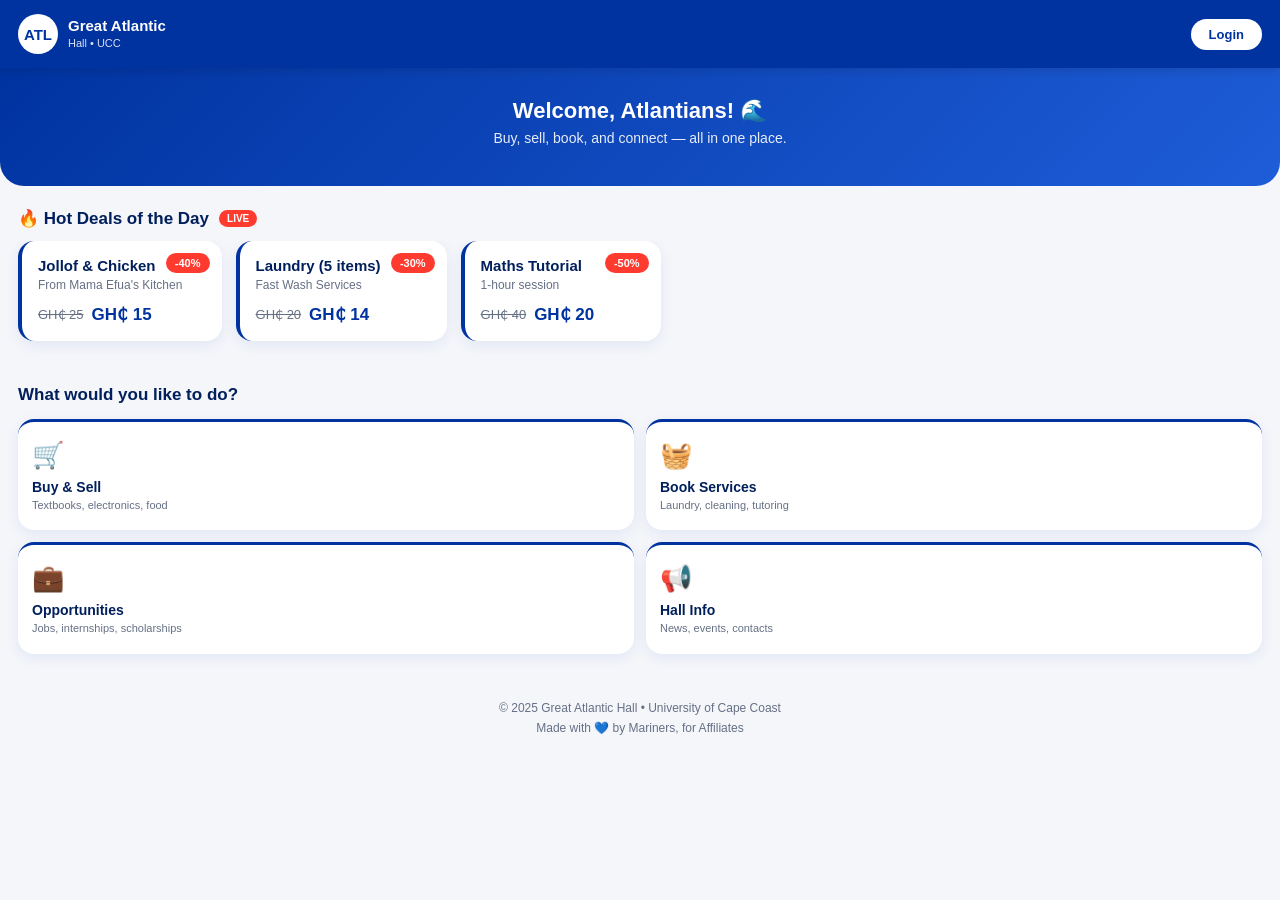
<file: index.html>
<!DOCTYPE html>
<html lang="en">
<head>
  <meta charset="UTF-8">
  <meta name="viewport" content="width=device-width, initial-scale=1.0">
  <title>Great Atlantic Hall | UCC</title>
  <link rel="stylesheet" href="style.css">
</head>
<body>

  <!-- HEADER -->
  <header class="header">
    <div class="logo">
      <div class="logo-circle">ATL</div>
      <div>
        <h1>Great Atlantic</h1>
        <span>Hall • UCC</span>
      </div>
    </div>
    <a href="login.html" class="login-btn">Login</a>
  </header>

  <!-- WELCOME -->
  <section class="hero">
    <h2>Welcome, Atlantians! 🌊</h2>
    <p>Buy, sell, book, and connect — all in one place.</p>
  </section>

  <!-- 🔥 HOT DEALS OF THE DAY -->
  <section class="deals-section">
    <div class="section-title">
      <h3>🔥 Hot Deals of the Day</h3>
      <span class="badge">LIVE</span>
    </div>

    <div class="deals-scroll">
      <div class="deal-card">
        <div class="deal-tag">-40%</div>
        <h4>Jollof & Chicken</h4>
        <p>From Mama Efua's Kitchen</p>
        <div class="price">
          <span class="old">GH₵ 25</span>
          <span class="new">GH₵ 15</span>
        </div>
      </div>

      <div class="deal-card">
        <div class="deal-tag">-30%</div>
        <h4>Laundry (5 items)</h4>
        <p>Fast Wash Services</p>
        <div class="price">
          <span class="old">GH₵ 20</span>
          <span class="new">GH₵ 14</span>
        </div>
      </div>

      <div class="deal-card">
        <div class="deal-tag">-50%</div>
        <h4>Maths Tutorial</h4>
        <p>1-hour session</p>
        <div class="price">
          <span class="old">GH₵ 40</span>
          <span class="new">GH₵ 20</span>
        </div>
      </div>
    </div>
  </section>

  <!-- MAIN FEATURES -->
  <section class="features">
    <h3 class="features-title">What would you like to do?</h3>

    <div class="feature-grid">
      <a href="marketplace.html" class="feature-card">
        <div class="icon">🛒</div>
        <h4>Buy & Sell</h4>
        <p>Textbooks, electronics, food</p>
      </a>

      <a href="services.html" class="feature-card">
        <div class="icon">🧺</div>
        <h4>Book Services</h4>
        <p>Laundry, cleaning, tutoring</p>
      </a>

      <a href="opportunities.html" class="feature-card">
        <div class="icon">💼</div>
        <h4>Opportunities</h4>
        <p>Jobs, internships, scholarships</p>
      </a>

      <a href="hall-info.html" class="feature-card">
        <div class="icon">📢</div>
        <h4>Hall Info</h4>
        <p>News, events, contacts</p>
      </a>
    </div>
  </section>

  <!-- FOOTER -->
  <footer class="footer">
    <p>© 2025 Great Atlantic Hall • University of Cape Coast</p>
    <p>Made with 💙 by Mariners, for Affiliates</p>
  </footer>

</body>
</html>
</file>
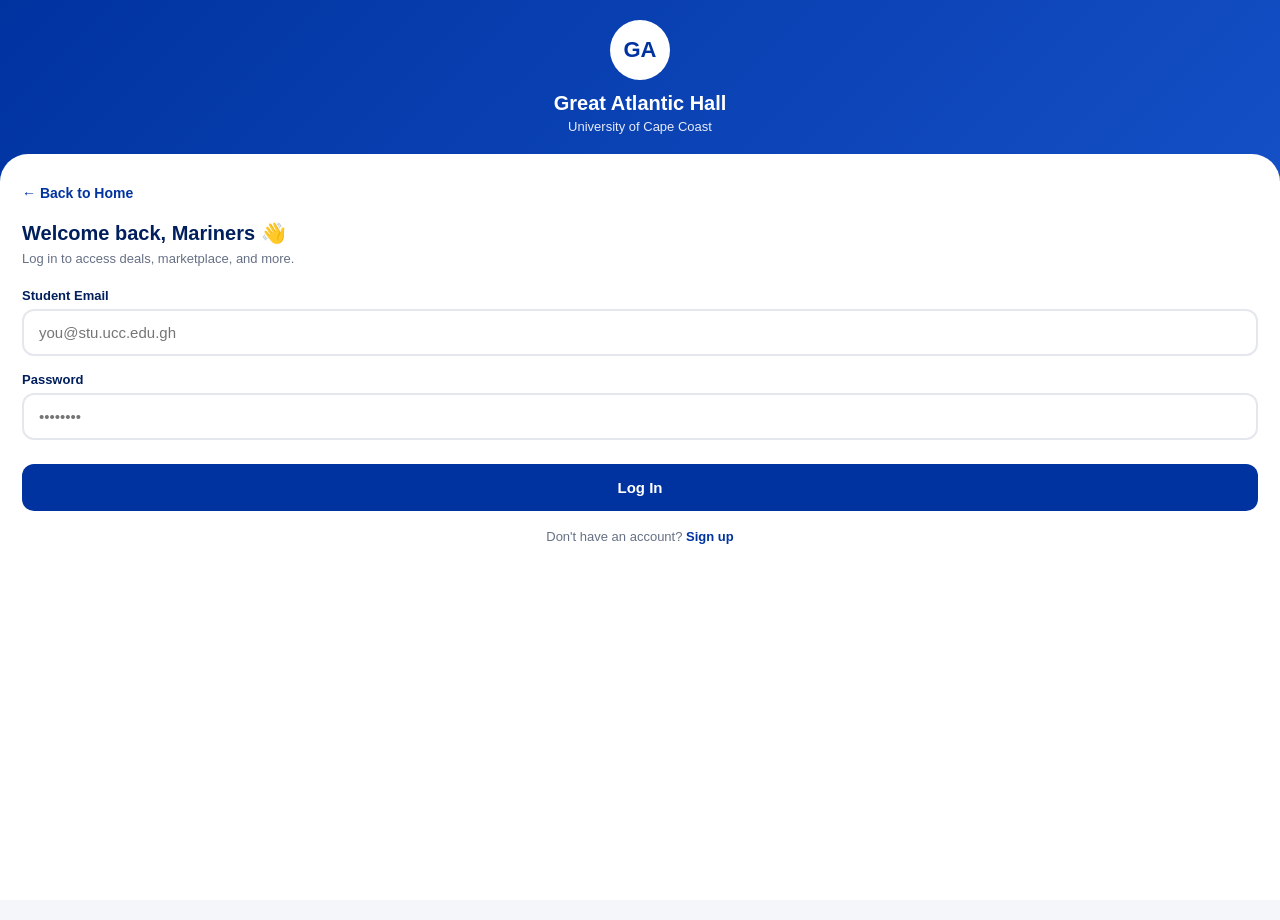
<file: login.html>
<!DOCTYPE html>
<html lang="en">
<head>
  <meta charset="UTF-8">
  <meta name="viewport" content="width=device-width, initial-scale=1.0">
  <title>Login | Great Atlantic Hall</title>
  <link rel="stylesheet" href="style.css">
  <style>
    .login-page {
      min-height: 100vh;
      display: flex;
      flex-direction: column;
      background: linear-gradient(135deg, var(--blue) 0%, var(--blue-light) 100%);
    }
    .login-header {
      padding: 20px;
      text-align: center;
      color: white;
    }
    .login-header .logo-circle {
      margin: 0 auto 12px;
      width: 60px;
      height: 60px;
      font-size: 22px;
    }
    .login-header h1 {
      font-size: 20px;
      margin-bottom: 4px;
    }
    .login-header p {
      font-size: 13px;
      opacity: 0.9;
    }
    .login-card {
      flex: 1;
      background: white;
      border-radius: 28px 28px 0 0;
      padding: 30px 22px;
      margin-top: auto;
    }
    .login-card h2 {
      font-size: 20px;
      color: var(--blue-dark);
      margin-bottom: 6px;
    }
    .login-card > p {
      font-size: 13px;
      color: var(--muted);
      margin-bottom: 22px;
    }
    .form-group {
      margin-bottom: 16px;
    }
    .form-group label {
      display: block;
      font-size: 13px;
      font-weight: 600;
      color: var(--blue-dark);
      margin-bottom: 6px;
    }
    .form-group input {
      width: 100%;
      padding: 13px 15px;
      border: 2px solid #e4e7ec;
      border-radius: 12px;
      font-size: 15px;
      transition: border 0.2s;
      outline: none;
    }
    .form-group input:focus {
      border-color: var(--blue);
    }
    .submit-btn {
      width: 100%;
      padding: 15px;
      background: var(--blue);
      color: white;
      border: none;
      border-radius: 12px;
      font-size: 15px;
      font-weight: 700;
      cursor: pointer;
      margin-top: 8px;
      transition: background 0.2s;
    }
    .submit-btn:active {
      background: var(--blue-dark);
    }
    .alt-link {
      text-align: center;
      margin-top: 18px;
      font-size: 13px;
      color: var(--muted);
    }
    .alt-link a {
      color: var(--blue);
      font-weight: 700;
      text-decoration: none;
    }
    .back-link {
      display: inline-block;
      margin-bottom: 20px;
      color: var(--blue);
      text-decoration: none;
      font-size: 14px;
      font-weight: 600;
    }
  </style>
</head>
<body>

  <div class="login-page">
    <div class="login-header">
      <div class="logo-circle">GA</div>
      <h1>Great Atlantic Hall</h1>
      <p>University of Cape Coast</p>
    </div>

    <div class="login-card">
      <a href="index.html" class="back-link">← Back to Home</a>

      <h2>Welcome back, Mariners 👋</h2>
      <p>Log in to access deals, marketplace, and more.</p>

      <form onsubmit="handleLogin(event)">
        <div class="form-group">
          <label>Student Email</label>
          <input type="email" placeholder="you@stu.ucc.edu.gh" required>
        </div>

        <div class="form-group">
          <label>Password</label>
          <input type="password" placeholder="••••••••" required>
        </div>

        <button type="submit" class="submit-btn">Log In</button>
      </form>

      <p class="alt-link">
        Don't have an account? <a href="#">Sign up</a>
      </p>
    </div>
  </div>

  <script>
    function handleLogin(e) {
      e.preventDefault();
      alert("Login feature coming soon! 🚧\n\nNext phase: we'll connect this to a real database.");
    }
  </script>

</body>
</html>
</file>
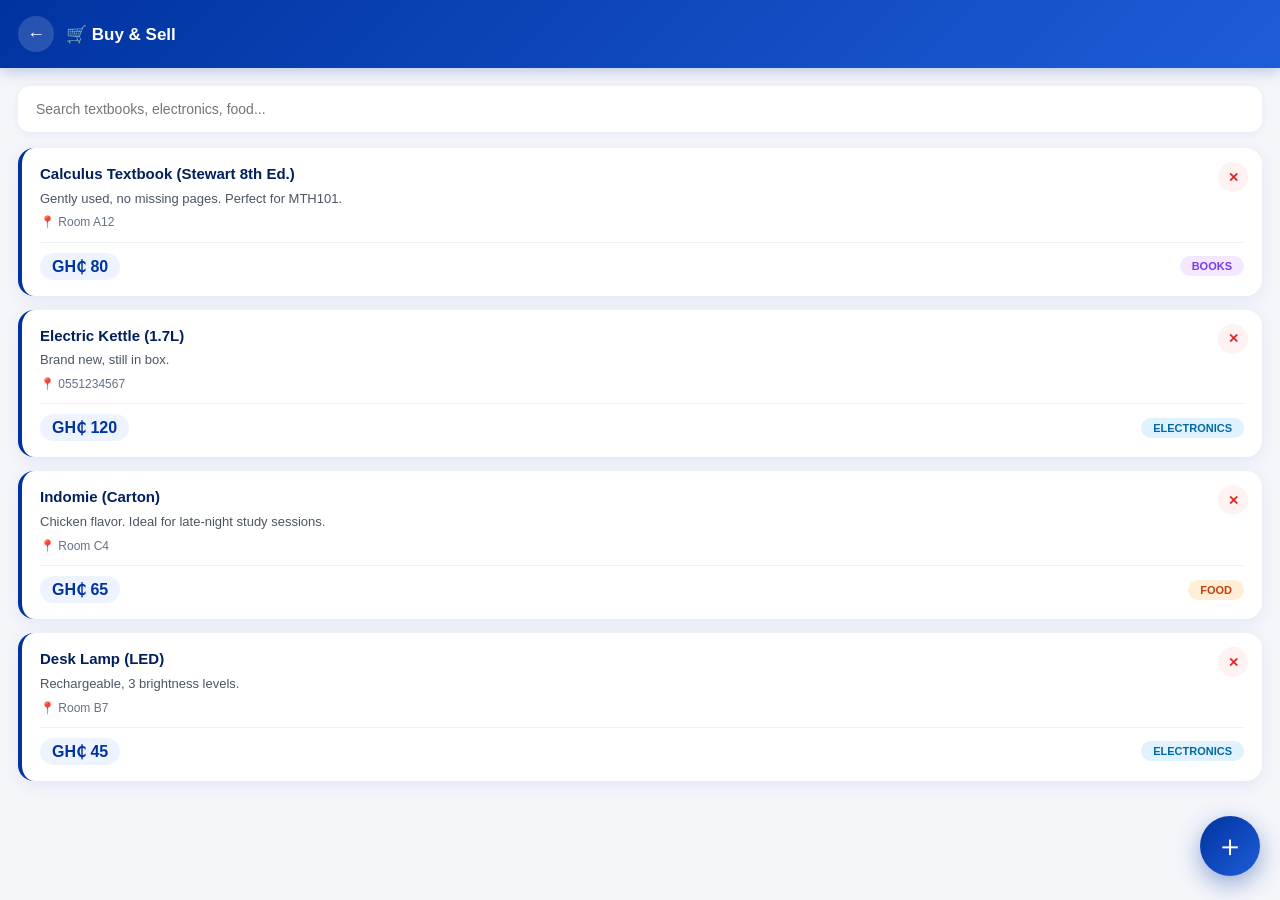
<file: marketplace.html>
<!DOCTYPE html>
<html lang="en">
<head>
  <meta charset="UTF-8">
  <meta name="viewport" content="width=device-width, initial-scale=1.0">
  <title>Buy & Sell | Great Atlantic Hall</title>
  <link rel="stylesheet" href="style.css">
</head>
<body>

  <header class="page-header">
    <a href="index.html">←</a>
    <h1>🛒 Buy & Sell</h1>
  </header>

  <main class="page-body">
    <input type="text" class="search-bar" id="searchBar" placeholder="Search textbooks, electronics, food...">
    <div id="listings"></div>
  </main>

  <button class="fab" onclick="openModal()">＋</button>

  <div class="modal-overlay" id="modal">
    <div class="modal">
      <h3>Post an Item for Sale</h3>

      <form onsubmit="addItem(event)">
        <div class="form-group">
          <label>Item name</label>
          <input type="text" id="itemName" required placeholder="e.g., Calculus Textbook">
        </div>

        <div class="form-group">
          <label>Description</label>
          <textarea id="itemDesc" rows="2" required placeholder="Condition, details..."></textarea>
        </div>

        <div class="form-group">
          <label>Price (GH₵)</label>
          <input type="number" id="itemPrice" required min="0" placeholder="e.g., 80">
        </div>

        <div class="form-group">
          <label>Category</label>
          <select id="itemCategory">
            <option>Books</option>
            <option>Electronics</option>
            <option>Food</option>
            <option>Furniture</option>
            <option>Clothing</option>
            <option>Other</option>
          </select>
        </div>

        <div class="form-group">
          <label>Your contact (phone or room #)</label>
          <input type="text" id="itemContact" required placeholder="e.g., Room B12 / 0551234567">
        </div>

        <div class="modal-actions">
          <button type="button" class="btn-secondary" onclick="closeModal()">Cancel</button>
          <button type="submit" class="btn-primary">Post Item</button>
        </div>
      </form>
    </div>
  </div>

  <script>
    var DEFAULT_ITEMS = [
      { id: 1, name: "Calculus Textbook (Stewart 8th Ed.)", desc: "Gently used, no missing pages. Perfect for MTH101.", price: 80, category: "Books", contact: "Room A12" },
      { id: 2, name: "Electric Kettle (1.7L)", desc: "Brand new, still in box.", price: 120, category: "Electronics", contact: "0551234567" },
      { id: 3, name: "Indomie (Carton)", desc: "Chicken flavor. Ideal for late-night study sessions.", price: 65, category: "Food", contact: "Room C4" },
      { id: 4, name: "Desk Lamp (LED)", desc: "Rechargeable, 3 brightness levels.", price: 45, category: "Electronics", contact: "Room B7" }
    ];

    var items = DEFAULT_ITEMS;
    try {
      var saved = localStorage.getItem("ga_marketplace");
      if (saved) { items = JSON.parse(saved); }
    } catch (e) { items = DEFAULT_ITEMS; }

    function save() {
      try { localStorage.setItem("ga_marketplace", JSON.stringify(items)); } catch (e) {}
    }

    function escapeHtml(text) {
      var div = document.createElement("div");
      div.textContent = text;
      return div.innerHTML;
    }

    function render(filter) {
      filter = filter || "";
      var q = filter.toLowerCase();
      var container = document.getElementById("listings");

      var visible = items.filter(function(i) {
        return i.name.toLowerCase().indexOf(q) !== -1 ||
               i.desc.toLowerCase().indexOf(q) !== -1 ||
               i.category.toLowerCase().indexOf(q) !== -1;
      });

      if (visible.length === 0) {
        container.innerHTML = '<div class="empty-state">No items found. Tap ＋ to post one!</div>';
        return;
      }

      var html = "";
      for (var i = 0; i < visible.length; i++) {
        var item = visible[i];
        html += '<div class="list-item">';
        html += '<button class="delete-btn" onclick="deleteItem(' + item.id + ')">✕</button>';
        html += '<h4>' + escapeHtml(item.name) + '</h4>';
        html += '<p>' + escapeHtml(item.desc) + '</p>';
        html += '<p style="font-size:12px;color:#667085;">📍 ' + escapeHtml(item.contact) + '</p>';
        html += '<div class="meta">';
        html += '<span class="price-tag">GH₵ ' + item.price + '</span>';
        html += '<span class="tag" data-cat="' + escapeHtml(item.category) + '">' + escapeHtml(item.category) + '</span>';
        html += '</div></div>';
      }
      container.innerHTML = html;
    }

    function addItem(e) {
      e.preventDefault();
      var newItem = {
        id: Date.now(),
        name: document.getElementById("itemName").value.trim(),
        desc: document.getElementById("itemDesc").value.trim(),
        price: parseInt(document.getElementById("itemPrice").value, 10),
        category: document.getElementById("itemCategory").value,
        contact: document.getElementById("itemContact").value.trim()
      };
      items.unshift(newItem);
      save();
      render(document.getElementById("searchBar").value);
      closeModal();
      e.target.reset();
    }

    function deleteItem(id) {
      if (!confirm("Delete this listing?")) return;
      var next = [];
      for (var i = 0; i < items.length; i++) {
        if (items[i].id !== id) next.push(items[i]);
      }
      items = next;
      save();
      render(document.getElementById("searchBar").value);
    }

    function openModal() {
      document.getElementById("modal").classList.add("active");
    }

    function closeModal() {
      document.getElementById("modal").classList.remove("active");
    }

    document.getElementById("modal").addEventListener("click", function(e) {
      if (e.target.id === "modal") closeModal();
    });

    document.getElementById("searchBar").addEventListener("input", function(e) {
      render(e.target.value);
    });

    render("");
  </script>

</body>
</html>
</file>
<file: style.css>
* {
  margin: 0;
  padding: 0;
  box-sizing: border-box;
  font-family: 'Segoe UI', Tahoma, sans-serif;
}

:root {
  --blue: #0033a0;
  --blue-light: #1e5dd8;
  --blue-dark: #001f5c;
  --white: #ffffff;
  --gray: #f4f6fa;
  --text: #1a1a1a;
  --muted: #667085;
}

body {
  background: var(--gray);
  color: var(--text);
  padding-bottom: 20px;
}

/* ===== HEADER ===== */
.header {
  background: var(--blue);
  color: var(--white);
  padding: 14px 18px;
  display: flex;
  justify-content: space-between;
  align-items: center;
  position: sticky;
  top: 0;
  z-index: 100;
  box-shadow: 0 2px 10px rgba(0,0,0,0.15);
}

.logo {
  display: flex;
  align-items: center;
  gap: 10px;
}

.logo-circle {
  width: 40px;
  height: 40px;
  border-radius: 50%;
  background: var(--white);
  color: var(--blue);
  display: flex;
  align-items: center;
  justify-content: center;
  font-weight: 800;
  font-size: 15px;
}

.logo h1 {
  font-size: 15px;
  font-weight: 700;
  line-height: 1;
}

.logo span {
  font-size: 11px;
  opacity: 0.85;
}

.login-btn {
  background: var(--white);
  color: var(--blue);
  padding: 8px 18px;
  border-radius: 20px;
  text-decoration: none;
  font-weight: 700;
  font-size: 13px;
}

/* ===== HERO ===== */
.hero {
  background: linear-gradient(135deg, var(--blue) 0%, var(--blue-light) 100%);
  color: var(--white);
  padding: 30px 20px 40px;
  text-align: center;
  border-radius: 0 0 24px 24px;
}

.hero h2 {
  font-size: 22px;
  margin-bottom: 6px;
}

.hero p {
  font-size: 14px;
  opacity: 0.9;
}

/* ===== DEALS ===== */
.deals-section {
  padding: 22px 0 10px;
}

.section-title {
  display: flex;
  align-items: center;
  gap: 10px;
  padding: 0 18px 12px;
}

.section-title h3 {
  font-size: 17px;
  color: var(--blue-dark);
}

.badge {
  background: #ff3b30;
  color: var(--white);
  font-size: 10px;
  padding: 3px 8px;
  border-radius: 20px;
  font-weight: 700;
}

.deals-scroll {
  display: flex;
  gap: 14px;
  overflow-x: auto;
  padding: 0 18px 14px;
  scroll-snap-type: x mandatory;
}

.deals-scroll::-webkit-scrollbar {
  display: none;
}

.deal-card {
  min-width: 200px;
  background: var(--white);
  border-radius: 16px;
  padding: 16px;
  scroll-snap-align: start;
  box-shadow: 0 4px 14px rgba(0,51,160,0.08);
  position: relative;
  border-left: 4px solid var(--blue);
}

.deal-tag {
  position: absolute;
  top: 12px;
  right: 12px;
  background: #ff3b30;
  color: var(--white);
  font-size: 11px;
  font-weight: 800;
  padding: 4px 9px;
  border-radius: 20px;
}

.deal-card h4 {
  font-size: 15px;
  color: var(--blue-dark);
  margin-bottom: 4px;
  padding-right: 50px;
}

.deal-card p {
  font-size: 12px;
  color: var(--muted);
  margin-bottom: 12px;
}

.price {
  display: flex;
  align-items: center;
  gap: 8px;
}

.price .old {
  text-decoration: line-through;
  color: var(--muted);
  font-size: 13px;
}

.price .new {
  color: var(--blue);
  font-weight: 800;
  font-size: 17px;
}

/* ===== FEATURES ===== */
.features {
  padding: 20px 18px;
}

.features-title {
  font-size: 17px;
  color: var(--blue-dark);
  margin-bottom: 14px;
}

.feature-grid {
  display: grid;
  grid-template-columns: 1fr 1fr;
  gap: 12px;
}

.feature-card {
  background: var(--white);
  padding: 18px 14px;
  border-radius: 16px;
  text-decoration: none;
  color: var(--text);
  box-shadow: 0 4px 14px rgba(0,51,160,0.08);
  border-top: 3px solid var(--blue);
}

.feature-card .icon {
  font-size: 26px;
  margin-bottom: 8px;
}

.feature-card h4 {
  font-size: 14px;
  color: var(--blue-dark);
  margin-bottom: 3px;
}

.feature-card p {
  font-size: 11px;
  color: var(--muted);
  line-height: 1.3;
}

/* ===== FOOTER ===== */
.footer {
  text-align: center;
  padding: 24px 18px 10px;
  color: var(--muted);
  font-size: 12px;
  line-height: 1.7;
}

/* ===== INNER PAGES ===== */
.page-header {
  background: linear-gradient(135deg, var(--blue) 0%, var(--blue-light) 100%);
  color: white;
  padding: 16px 18px;
  display: flex;
  align-items: center;
  gap: 12px;
  position: sticky;
  top: 0;
  z-index: 100;
  box-shadow: 0 3px 14px rgba(0,51,160,0.25);
}

.page-header a {
  background: rgba(255,255,255,0.15);
  color: white;
  text-decoration: none;
  width: 36px;
  height: 36px;
  border-radius: 50%;
  display: flex;
  align-items: center;
  justify-content: center;
  font-size: 18px;
}

.page-header h1 {
  font-size: 17px;
  font-weight: 700;
}

.page-body {
  padding: 18px;
}

.search-bar {
  width: 100%;
  padding: 13px 16px;
  border: 2px solid transparent;
  border-radius: 12px;
  font-size: 14px;
  background: white;
  margin-bottom: 16px;
  box-shadow: 0 2px 8px rgba(0,51,160,0.06);
  outline: none;
}

.search-bar:focus {
  border-color: var(--blue);
  box-shadow: 0 0 0 4px rgba(0,51,160,0.1);
}

.list-item {
  position: relative;
  background: white;
  border-radius: 16px;
  padding: 16px 18px;
  margin-bottom: 14px;
  box-shadow: 0 4px 16px rgba(0,51,160,0.08);
  border-left: 4px solid var(--blue);
}

.list-item h4 {
  font-size: 15px;
  color: var(--blue-dark);
  margin-bottom: 6px;
  padding-right: 34px;
  line-height: 1.3;
}

.list-item p {
  font-size: 13px;
  color: #4b5563;
  margin-bottom: 6px;
  line-height: 1.45;
}

.list-item .meta {
  display: flex;
  justify-content: space-between;
  align-items: center;
  margin-top: 10px;
  padding-top: 10px;
  border-top: 1px solid #eef1f7;
}

.list-item .price-tag {
  color: var(--blue);
  font-weight: 800;
  font-size: 16px;
  background: #eef4ff;
  padding: 4px 12px;
  border-radius: 20px;
}

.list-item .tag {
  background: #e8efff;
  color: var(--blue);
  padding: 4px 12px;
  border-radius: 20px;
  font-size: 11px;
  font-weight: 700;
  text-transform: uppercase;
}

.list-item .tag[data-cat="Books"] { background: #f3e8ff; color: #7c3aed; }
.list-item .tag[data-cat="Electronics"] { background: #e0f2fe; color: #0369a1; }
.list-item .tag[data-cat="Food"] { background: #ffedd5; color: #c2410c; }
.list-item .tag[data-cat="Furniture"] { background: #dcfce7; color: #15803d; }
.list-item .tag[data-cat="Clothing"] { background: #fce7f3; color: #be185d; }
.list-item .tag[data-cat="Other"] { background: #e5e7eb; color: #4b5563; }

.empty-state {
  text-align: center;
  padding: 60px 20px;
  color: var(--muted);
  font-size: 14px;
  background: white;
  border-radius: 16px;
  box-shadow: 0 4px 16px rgba(0,51,160,0.06);
}

/* ===== FAB ===== */
.fab {
  position: fixed;
  bottom: 24px;
  right: 20px;
  background: linear-gradient(135deg, var(--blue) 0%, var(--blue-light) 100%);
  color: white;
  border: none;
  width: 60px;
  height: 60px;
  border-radius: 50%;
  font-size: 30px;
  box-shadow: 0 8px 24px rgba(0,51,160,0.4);
  cursor: pointer;
  z-index: 200;
}

/* ===== MODAL ===== */
.modal-overlay {
  display: none;
  position: fixed;
  inset: 0;
  background: rgba(0,31,92,0.5);
  z-index: 300;
  align-items: flex-end;
  justify-content: center;
}

.modal-overlay.active {
  display: flex;
}

.modal {
  background: white;
  width: 100%;
  max-width: 500px;
  border-radius: 24px 24px 0 0;
  padding: 24px 20px 30px;
  max-height: 90vh;
  overflow-y: auto;
}

.modal h3 {
  font-size: 19px;
  color: var(--blue-dark);
  margin-bottom: 18px;
  text-align: center;
}

.modal .form-group {
  margin-bottom: 14px;
}

.modal .form-group label {
  display: block;
  font-size: 13px;
  font-weight: 600;
  color: var(--blue-dark);
  margin-bottom: 6px;
}

.modal .form-group input,
.modal .form-group textarea,
.modal .form-group select {
  width: 100%;
  padding: 12px 14px;
  border: 2px solid #e4e7ec;
  border-radius: 10px;
  font-size: 14px;
  outline: none;
  font-family: inherit;
  background: white;
}

.modal .form-group input:focus,
.modal .form-group textarea:focus,
.modal .form-group select:focus {
  border-color: var(--blue);
}

.modal-actions {
  display: flex;
  gap: 10px;
  margin-top: 18px;
}

.btn-primary,
.btn-secondary {
  flex: 1;
  padding: 14px;
  border-radius: 12px;
  border: none;
  font-size: 14px;
  font-weight: 700;
  cursor: pointer;
}

.btn-primary {
  background: var(--blue);
  color: white;
}

.btn-secondary {
  background: #eef1f7;
  color: var(--blue-dark);
}

.delete-btn {
  position: absolute;
  top: 14px;
  right: 14px;
  width: 30px;
  height: 30px;
  border-radius: 50%;
  background: #fef2f2;
  color: #dc2626;
  border: none;
  font-size: 13px;
  font-weight: 800;
  cursor: pointer;
}
</file>
